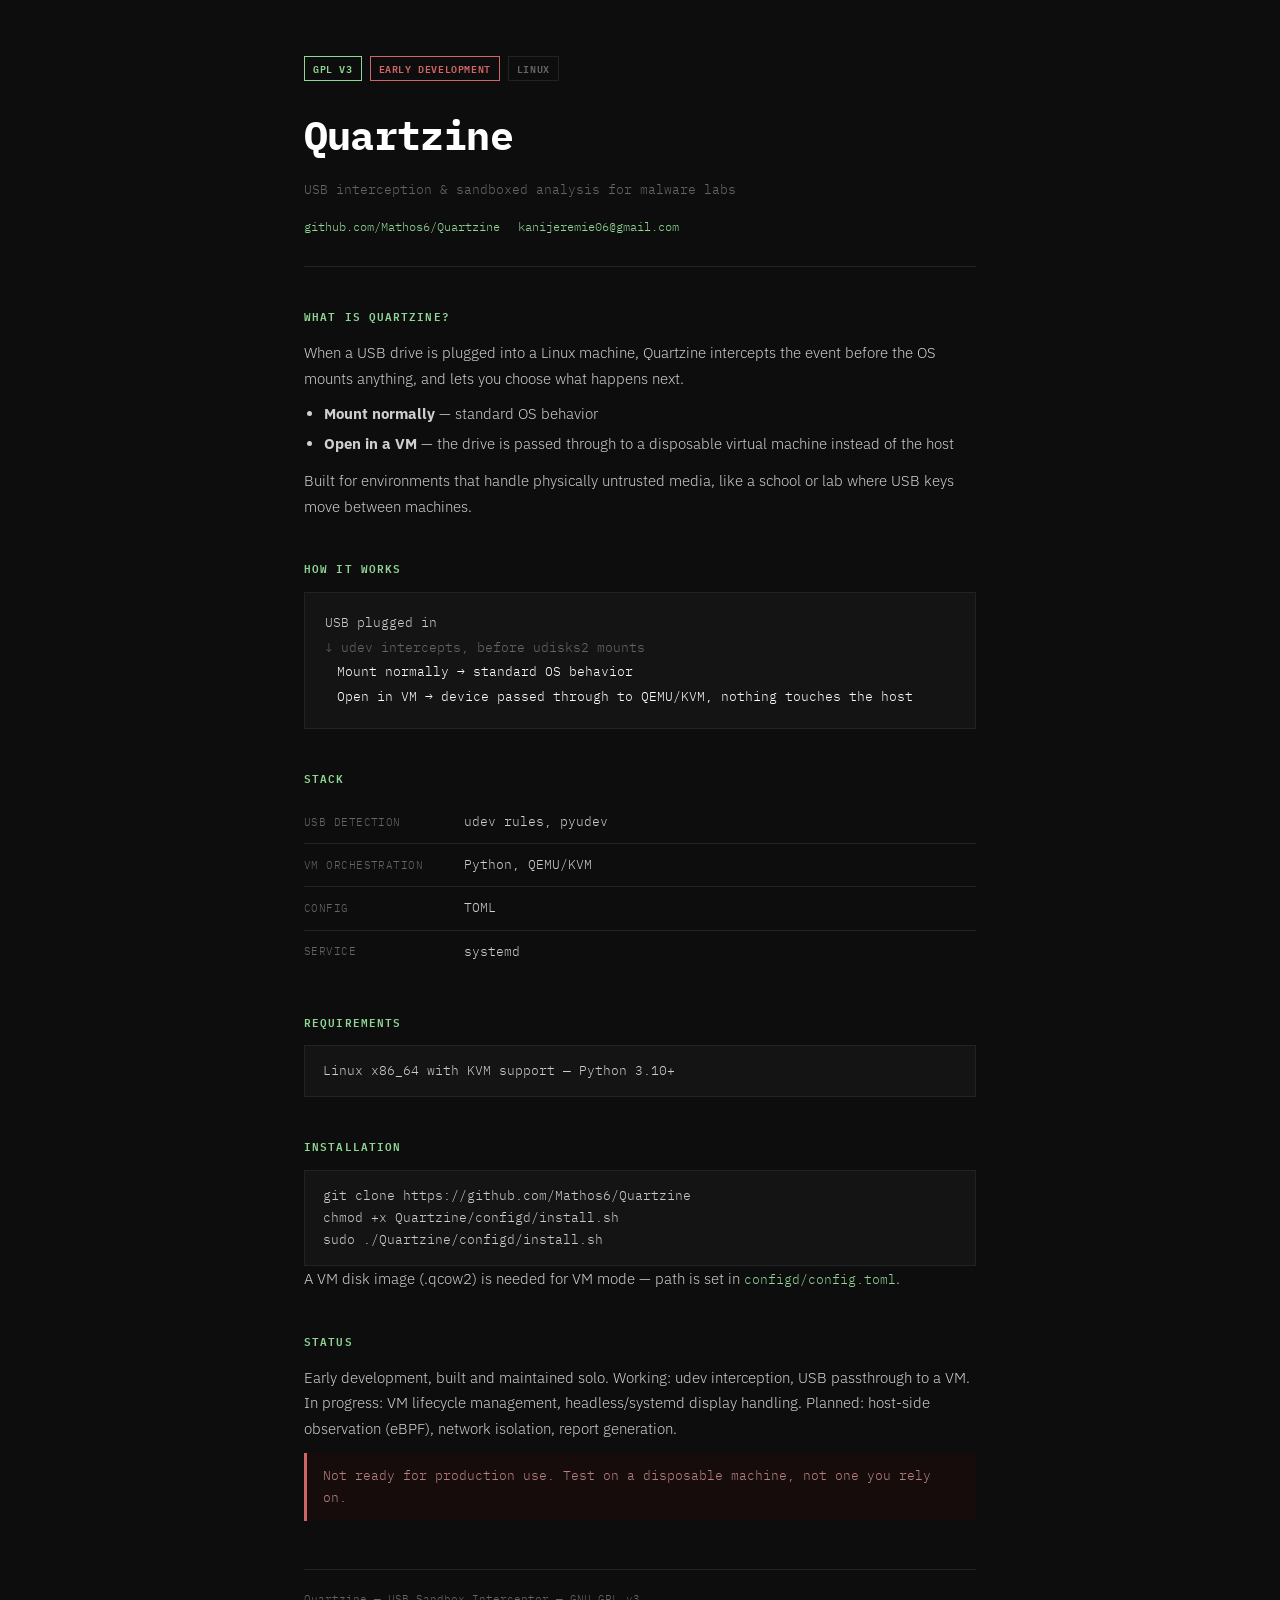
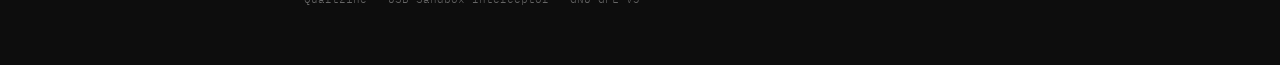
<file: html/index.html>
<!DOCTYPE html>
<html lang="en">
<head>
<meta charset="UTF-8">
<meta name="viewport" content="width=device-width, initial-scale=1.0">
<title>Quartzine — README</title>
<link rel="stylesheet" href="page.css">
</head>
<body>
<div class="container">

  <header>
    <div class="badge-row">
      <span class="badge gpl">GPL v3</span>
      <span class="badge status">Early Development</span>
      <span class="badge">Linux</span>
    </div>
    <h1>Quartzine</h1>
    <div class="tagline">USB interception &amp; sandboxed analysis for malware labs</div>
    <div class="links">
      <a href="https://github.com/Mathos6/Quartzine">github.com/Mathos6/Quartzine</a>
      <a href="mailto:kanijeremie06@gmail.com">kanijeremie06@gmail.com</a>
    </div>
  </header>

  <section>
    <h2>What is Quartzine?</h2>
    <p>
      When a USB drive is plugged into a Linux machine, Quartzine intercepts the event
      before the OS mounts anything, and lets you choose what happens next.
    </p>
    <ul>
      <li><strong>Mount normally</strong> — standard OS behavior</li>
      <li><strong>Open in a VM</strong> — the drive is passed through to a disposable virtual machine instead of the host</li>
    </ul>
    <p>Built for environments that handle physically untrusted media, like a school or lab where USB keys move between machines.</p>
  </section>

  <section>
    <h2>How it works</h2>
    <div class="flow">
      <div>USB plugged in</div>
      <div class="arrow">↓ udev intercepts, before udisks2 mounts</div>
      <div class="branch">Mount normally → standard OS behavior</div>
      <div class="branch">Open in VM → device passed through to QEMU/KVM, nothing touches the host</div>
    </div>
  </section>

  <section>
    <h2>Stack</h2>
    <table>
      <tr><td>USB detection</td><td>udev rules, pyudev</td></tr>
      <tr><td>VM orchestration</td><td>Python, QEMU/KVM</td></tr>
      <tr><td>Config</td><td>TOML</td></tr>
      <tr><td>Service</td><td>systemd</td></tr>
    </table>
  </section>

  <section>
    <h2>Requirements</h2>
    <div class="code-block">Linux x86_64 with KVM support — Python 3.10+</div>
  </section>

  <section>
    <h2>Installation</h2>
    <div class="code-block">
      <div>git clone https://github.com/Mathos6/Quartzine</div>
      <div>chmod +x Quartzine/configd/install.sh</div>
      <div>sudo ./Quartzine/configd/install.sh</div>
    </div>
    <p>A VM disk image (.qcow2) is needed for VM mode — path is set in <code>configd/config.toml</code>.</p>
  </section>

  <section>
    <h2>Status</h2>
    <p>Early development, built and maintained solo. Working: udev interception, USB passthrough to a VM. In progress: VM lifecycle management, headless/systemd display handling. Planned: host-side observation (eBPF), network isolation, report generation.</p>
    <div class="warning">
      Not ready for production use. Test on a disposable machine, not one you rely on.
    </div>
  </section>

  <footer>
    Quartzine — USB Sandbox Interceptor — GNU GPL v3
  </footer>

</div>
</body>
</html>
</file>
<file: html/page.css>
@import url('https://fonts.googleapis.com/css2?family=IBM+Plex+Mono:wght@400;600;700&family=IBM+Plex+Sans:wght@300;400;500&display=swap');

:root {
  --bg: #0d0d0d;
  --border: #222;
  --accent: #8fd694;
  --text: #cfcfcf;
  --muted: #666;
  --code-bg: #141414;
  --red: #d16565;
}

* { margin: 0; padding: 0; box-sizing: border-box; }

body {
  background: var(--bg);
  color: var(--text);
  font-family: 'IBM Plex Sans', sans-serif;
  font-weight: 300;
  line-height: 1.7;
}

.container {
  max-width: 720px;
  margin: 0 auto;
  padding: 56px 24px;
}

header {
  border-bottom: 1px solid var(--border);
  padding-bottom: 28px;
  margin-bottom: 40px;
}

.badge-row {
  display: flex;
  gap: 8px;
  margin-bottom: 20px;
  flex-wrap: wrap;
}

.badge {
  font-family: 'IBM Plex Mono', monospace;
  font-size: 10px;
  font-weight: 600;
  letter-spacing: 0.06em;
  padding: 3px 8px;
  border: 1px solid var(--border);
  color: var(--muted);
  text-transform: uppercase;
}

.badge.gpl { border-color: var(--accent); color: var(--accent); }
.badge.status { border-color: var(--red); color: var(--red); }

h1 {
  font-family: 'IBM Plex Mono', monospace;
  font-size: 40px;
  font-weight: 700;
  color: #fff;
  letter-spacing: -0.02em;
}

.tagline {
  font-family: 'IBM Plex Mono', monospace;
  font-size: 13px;
  color: var(--muted);
  margin-top: 10px;
}

.links {
  margin-top: 16px;
  display: flex;
  gap: 18px;
  flex-wrap: wrap;
  font-family: 'IBM Plex Mono', monospace;
  font-size: 12px;
}

.links a {
  color: var(--accent);
  text-decoration: none;
  border-bottom: 1px solid transparent;
}

.links a:hover {
  border-bottom-color: var(--accent);
}

section {
  margin-bottom: 40px;
}

h2 {
  font-family: 'IBM Plex Mono', monospace;
  font-size: 11px;
  font-weight: 600;
  letter-spacing: 0.1em;
  text-transform: uppercase;
  color: var(--accent);
  margin-bottom: 14px;
}

p {
  font-size: 15px;
  margin-bottom: 10px;
}

ul {
  margin: 8px 0 12px 20px;
  font-size: 15px;
}

li { margin-bottom: 4px; }

.flow {
  background: var(--code-bg);
  border: 1px solid var(--border);
  padding: 18px 20px;
  font-family: 'IBM Plex Mono', monospace;
  font-size: 13px;
  line-height: 1.9;
}

.flow .arrow { color: var(--muted); }
.flow .branch { color: #fff; padding-left: 12px; }

table {
  width: 100%;
  border-collapse: collapse;
  font-family: 'IBM Plex Mono', monospace;
  font-size: 13px;
}

tr { border-bottom: 1px solid var(--border); }
tr:last-child { border-bottom: none; }

td {
  padding: 10px 0;
}

td:first-child {
  color: var(--muted);
  width: 160px;
  font-size: 11px;
  letter-spacing: 0.04em;
  text-transform: uppercase;
}

.code-block {
  background: var(--code-bg);
  border: 1px solid var(--border);
  padding: 14px 18px;
  font-family: 'IBM Plex Mono', monospace;
  font-size: 13px;
  color: #ccc;
  overflow-x: auto;
}

code {
  font-family: 'IBM Plex Mono', monospace;
  font-size: 13px;
  color: var(--accent);
}

.warning {
  border-left: 3px solid var(--red);
  background: #160c0c;
  padding: 12px 16px;
  font-size: 13px;
  color: #b98080;
  font-family: 'IBM Plex Mono', monospace;
  margin-top: 12px;
}

footer {
  border-top: 1px solid var(--border);
  padding-top: 20px;
  margin-top: 48px;
  font-family: 'IBM Plex Mono', monospace;
  font-size: 11px;
  color: var(--muted);
}
</file>
